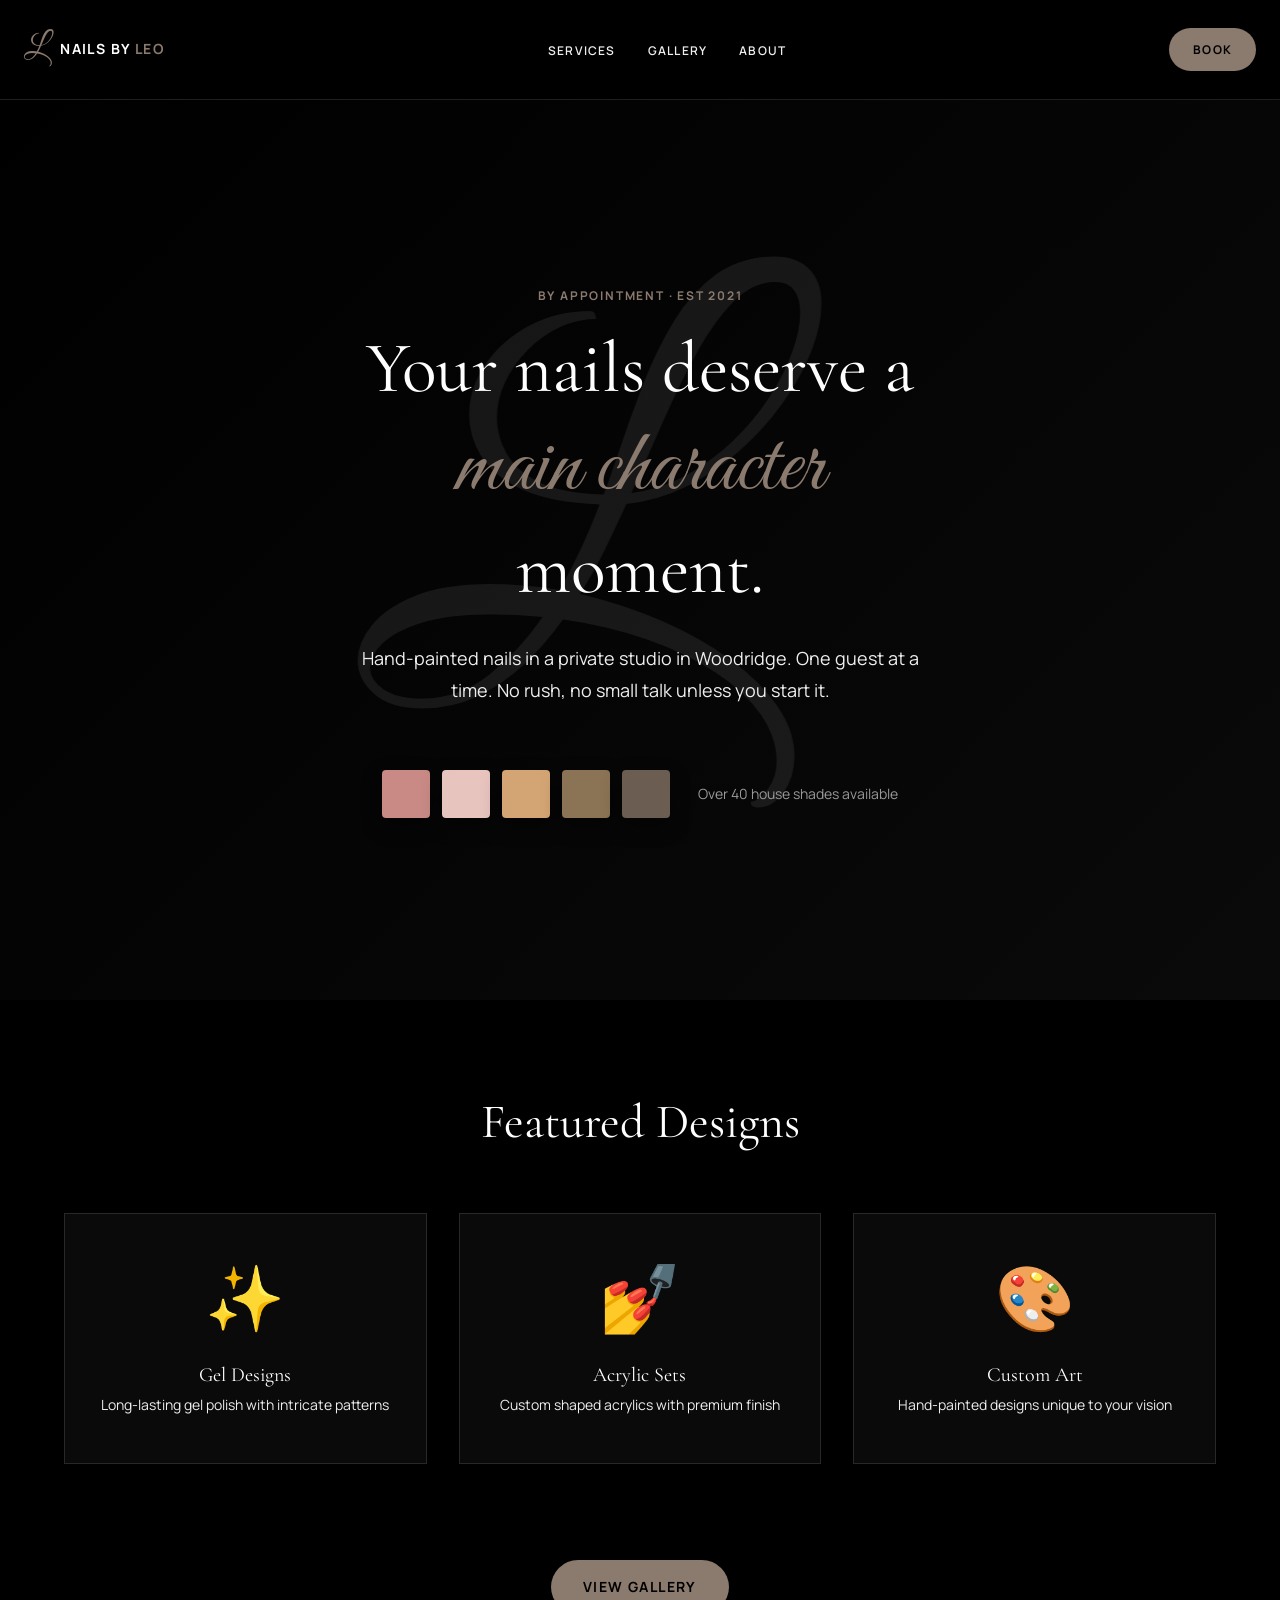
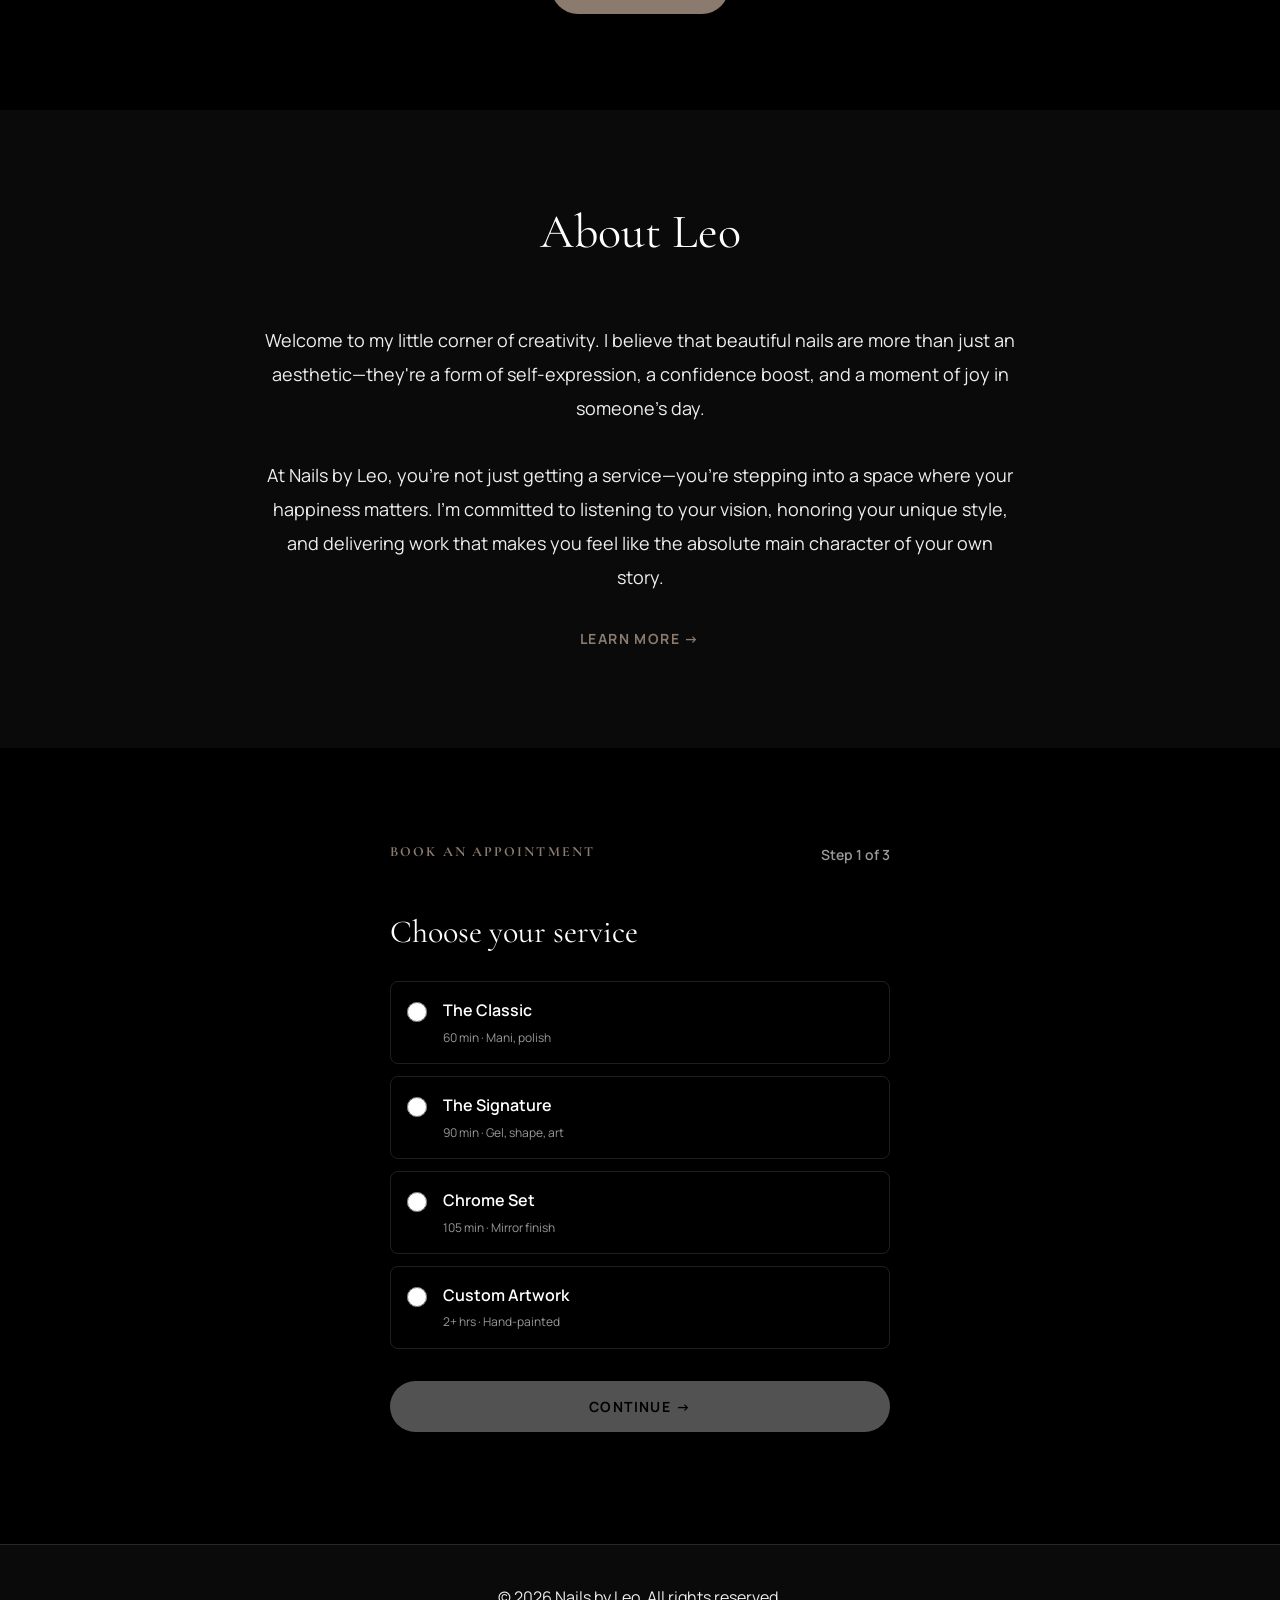
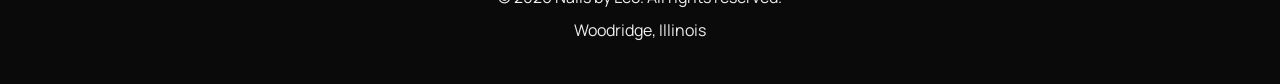
<file: index.html>
<!DOCTYPE html>
<html lang="en">
<head>
    <meta charset="UTF-8">
    <meta name="viewport" content="width=device-width, initial-scale=1.0">
    <title>Nails by Leo - Your nails deserve a main character moment</title>
    <link rel="stylesheet" href="styles.css">
</head>
<body>
    <!-- Navigation -->
    <nav class="navbar">
        <div class="nav-container">
            <div class="logo">
                <a href="index.html">
                    <span class="logo-script">L</span>
                    <span class="logo-text">NAILS BY <span class="logo-accent">LEO</span></span>
                </a>
            </div>
            <ul class="nav-links">
                <li><a href="services.html">SERVICES</a></li>
                <li><a href="gallery.html">GALLERY</a></li>
                <li><a href="about.html">ABOUT</a></li>
            </ul>
            <a href="#booking" class="nav-book">BOOK</a>
        </div>
    </nav>

    <!-- Main Content -->
    <main class="main-content">
        <!-- Hero Section -->
        <section class="hero-section">
            <div class="hero-content">
                <div class="eyebrow">BY APPOINTMENT · EST 2021</div>

                <h1 class="hero-headline">
                    Your nails deserve a
                    <span class="script-accent">main character</span>
                    moment.
                </h1>

                <p class="hero-description">
                    Hand-painted nails in a private studio in Woodridge. One guest at a time. No rush, no small talk unless you start it.
                </p>

                <div class="color-swatches">
                    <div class="swatch" style="background: #C98A85;"></div>
                    <div class="swatch" style="background: #E8C4BF;"></div>
                    <div class="swatch" style="background: #D4A574;"></div>
                    <div class="swatch" style="background: #8B7355;"></div>
                    <div class="swatch" style="background: #6B5D52;"></div>
                    <span class="swatch-label">Over 40 house shades available</span>
                </div>
            </div>

            <!-- Decorative L -->
            <div class="decorative-l">L</div>
        </section>

        <!-- Featured Work Section -->
        <section style="background: var(--black); padding: var(--space-9) var(--space-5);">
            <div class="container">
                <h2 style="text-align: center; margin-bottom: var(--space-8); font-size: 48px;">Featured Designs</h2>

                <div class="gallery-grid" style="display: grid; grid-template-columns: repeat(auto-fit, minmax(280px, 1fr)); gap: var(--space-6); margin-bottom: var(--space-9);">
                    <div class="gallery-item" style="border: 1px solid rgba(255,255,255,0.12); border-radius: var(--radius-lg); padding: var(--space-6); text-align: center; background: var(--black-90); cursor: pointer; transition: all 0.3s ease;">
                        <div style="font-size: 64px; margin-bottom: var(--space-4);">✨</div>
                        <h3 style="color: var(--white); margin-bottom: var(--space-2); font-size: 20px;">Gel Designs</h3>
                        <p style="color: var(--gray-100); font-size: 14px;">Long-lasting gel polish with intricate patterns</p>
                    </div>

                    <div class="gallery-item" style="border: 1px solid rgba(255,255,255,0.12); border-radius: var(--radius-lg); padding: var(--space-6); text-align: center; background: var(--black-90); cursor: pointer; transition: all 0.3s ease;">
                        <div style="font-size: 64px; margin-bottom: var(--space-4);">💅</div>
                        <h3 style="color: var(--white); margin-bottom: var(--space-2); font-size: 20px;">Acrylic Sets</h3>
                        <p style="color: var(--gray-100); font-size: 14px;">Custom shaped acrylics with premium finish</p>
                    </div>

                    <div class="gallery-item" style="border: 1px solid rgba(255,255,255,0.12); border-radius: var(--radius-lg); padding: var(--space-6); text-align: center; background: var(--black-90); cursor: pointer; transition: all 0.3s ease;">
                        <div style="font-size: 64px; margin-bottom: var(--space-4);">🎨</div>
                        <h3 style="color: var(--white); margin-bottom: var(--space-2); font-size: 20px;">Custom Art</h3>
                        <p style="color: var(--gray-100); font-size: 14px;">Hand-painted designs unique to your vision</p>
                    </div>
                </div>

                <div style="text-align: center;">
                    <a href="gallery.html" style="display: inline-block; background: var(--accent); color: var(--black); padding: var(--space-4) var(--space-6); border-radius: 999px; font-weight: 700; font-size: var(--fs-small); letter-spacing: 0.1em; text-transform: uppercase; transition: all 0.2s ease;">View Gallery</a>
                </div>
            </div>
        </section>

        <!-- About Section -->
        <section style="background: var(--black-90); padding: var(--space-9) var(--space-5);">
            <div class="container" style="max-width: 800px;">
                <h2 style="text-align: center; margin-bottom: var(--space-8); font-size: 48px;">About Leo</h2>

                <p style="color: var(--gray-100); line-height: 1.9; text-align: center; margin-bottom: var(--space-6); font-size: 18px;">
                    Welcome to my little corner of creativity. I believe that beautiful nails are more than just an aesthetic—they're a form of self-expression, a confidence boost, and a moment of joy in someone's day.
                </p>

                <p style="color: var(--gray-100); line-height: 1.9; text-align: center; margin-bottom: var(--space-6); font-size: 18px;">
                    At Nails by Leo, you're not just getting a service—you're stepping into a space where your happiness matters. I'm committed to listening to your vision, honoring your unique style, and delivering work that makes you feel like the absolute main character of your own story.
                </p>

                <div style="text-align: center;">
                    <a href="about.html" style="display: inline-block; color: var(--accent); font-weight: 700; letter-spacing: 0.1em; text-transform: uppercase; font-size: var(--fs-small);">Learn More →</a>
                </div>
            </div>
        </section>

        <!-- Booking Section -->
        <section class="booking-section" id="booking">
            <div class="booking-panel">
                <!-- Header -->
                <div class="booking-header">
                    <h2>BOOK AN APPOINTMENT</h2>
                    <span class="step-indicator" id="stepIndicator">Step 1 of 3</span>
                </div>

                <!-- Step 1: Service Selection -->
                <div class="booking-step" id="step1" data-step="1">
                    <h3>Choose your service</h3>

                    <div class="service-list">
                        <label class="service-option">
                            <input type="radio" name="service" value="classic" data-price="65" data-duration="60">
                            <div class="service-details">
                                <span class="service-name">The Classic</span>
                                <span class="service-meta">60 min · Mani, polish</span>
                            </div>
                        </label>

                        <label class="service-option">
                            <input type="radio" name="service" value="signature" data-price="95" data-duration="90">
                            <div class="service-details">
                                <span class="service-name">The Signature</span>
                                <span class="service-meta">90 min · Gel, shape, art</span>
                            </div>
                        </label>

                        <label class="service-option">
                            <input type="radio" name="service" value="chrome" data-price="120" data-duration="105">
                            <div class="service-details">
                                <span class="service-name">Chrome Set</span>
                                <span class="service-meta">105 min · Mirror finish</span>
                            </div>
                        </label>

                        <label class="service-option">
                            <input type="radio" name="service" value="custom" data-price="160" data-duration="120">
                            <div class="service-details">
                                <span class="service-name">Custom Artwork</span>
                                <span class="service-meta">2+ hrs · Hand-painted</span>
                            </div>
                        </label>
                    </div>

                    <button class="btn-next" id="nextStep1" disabled>Continue →</button>
                </div>

                <!-- Step 2: Date & Time Selection -->
                <div class="booking-step hidden" id="step2" data-step="2">
                    <h3>Select your time</h3>

                    <div class="next-opening">
                        <span class="label">NEXT OPENING</span>
                        <div class="opening-date">
                            <span id="openingDate">Thu, Apr 30 · 1:00pm</span>
                            <span class="badge-available">AVAILABLE</span>
                        </div>
                    </div>

                    <div class="time-slots">
                        <button class="time-slot" data-time="10:00">10:00</button>
                        <button class="time-slot" data-time="11:30">11:30</button>
                        <button class="time-slot active" data-time="13:00">1:00</button>
                        <button class="time-slot" data-time="14:30">2:30</button>
                        <button class="time-slot" data-time="16:00">4:00</button>
                        <button class="time-slot" data-time="17:30">5:30</button>
                    </div>

                    <div class="button-group">
                        <button class="btn-back" id="backStep2">← Back</button>
                        <button class="btn-next" id="nextStep2">Continue →</button>
                    </div>
                </div>

                <!-- Step 3: Confirmation -->
                <div class="booking-step hidden" id="step3" data-step="3">
                    <h3>Confirm your booking</h3>

                    <div class="booking-summary">
                        <div class="summary-item">
                            <span class="label">Service</span>
                            <span class="value" id="summaryService">-</span>
                        </div>
                        <div class="summary-item">
                            <span class="label">Date & Time</span>
                            <span class="value" id="summaryDateTime">-</span>
                        </div>
                    </div>

                    <button class="btn-reserve">RESERVE THIS SEAT →</button>
                    <p class="deposit-note">Deposit applied to your service</p>

                    <div class="button-group">
                        <button class="btn-back" id="backStep3">← Back</button>
                    </div>
                </div>
            </div>
        </section>
    </main>

    <!-- Footer -->
    <footer class="footer">
        <div class="container">
            <p>&copy; 2026 Nails by Leo. All rights reserved.</p>
            <p>Woodridge, Illinois</p>
        </div>
    </footer>

    <script>
        // Booking System
        let currentStep = 1;
        let selectedService = null;
        let selectedTime = null;

        // Step 1: Service Selection
        document.querySelectorAll('input[name="service"]').forEach(radio => {
            radio.addEventListener('change', (e) => {
                selectedService = {
                    value: e.target.value,
                    price: e.target.dataset.price,
                    duration: e.target.dataset.duration,
                    name: e.target.closest('.service-option').querySelector('.service-name').textContent
                };
                document.getElementById('nextStep1').disabled = false;
            });
        });

        document.getElementById('nextStep1').addEventListener('click', () => {
            goToStep(2);
        });

        // Step 2: Time Selection
        document.querySelectorAll('.time-slot').forEach(slot => {
            slot.addEventListener('click', (e) => {
                document.querySelectorAll('.time-slot').forEach(s => s.classList.remove('active'));
                e.target.classList.add('active');
                selectedTime = e.target.dataset.time;
            });
        });

        document.getElementById('nextStep2').addEventListener('click', () => {
            if (selectedTime) {
                updateSummary();
                goToStep(3);
            }
        });

        document.getElementById('backStep2').addEventListener('click', () => {
            goToStep(1);
        });

        document.getElementById('backStep3').addEventListener('click', () => {
            goToStep(2);
        });

        // Step 3: Confirmation
        document.querySelector('.btn-reserve').addEventListener('click', () => {
            alert('Thank you for booking with Nails by Leo! We look forward to seeing you.');
        });

        // Navigation Functions
        function goToStep(step) {
            document.querySelectorAll('.booking-step').forEach(s => s.classList.add('hidden'));
            document.getElementById(`step${step}`).classList.remove('hidden');
            document.getElementById('stepIndicator').textContent = `Step ${step} of 3`;
            currentStep = step;
            window.scrollTo(0, document.querySelector('.booking-panel').offsetTop - 100);
        }

        function updateSummary() {
            document.getElementById('summaryService').textContent = selectedService.name;
            document.getElementById('summaryDateTime').textContent = `Thu, Apr 30 · ${selectedTime}`;
        }
    </script>
</body>
</html>
</file>
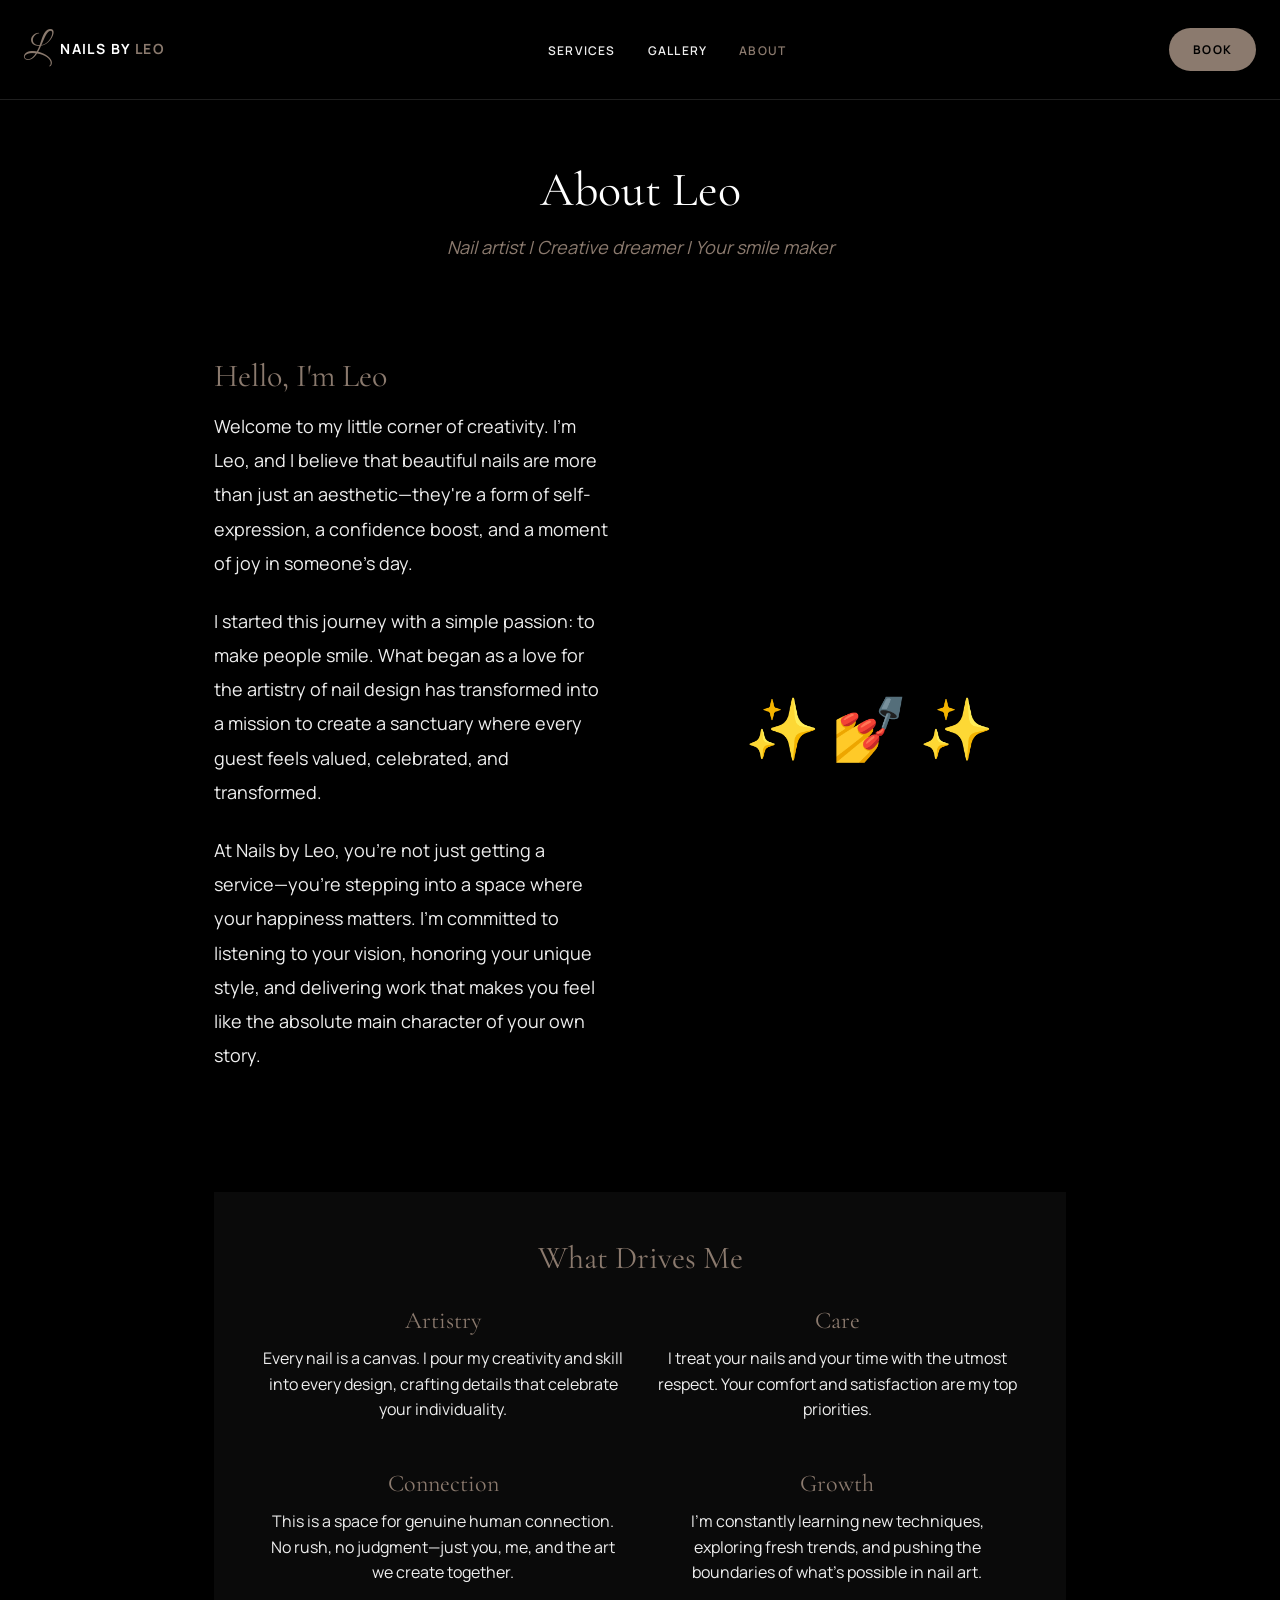
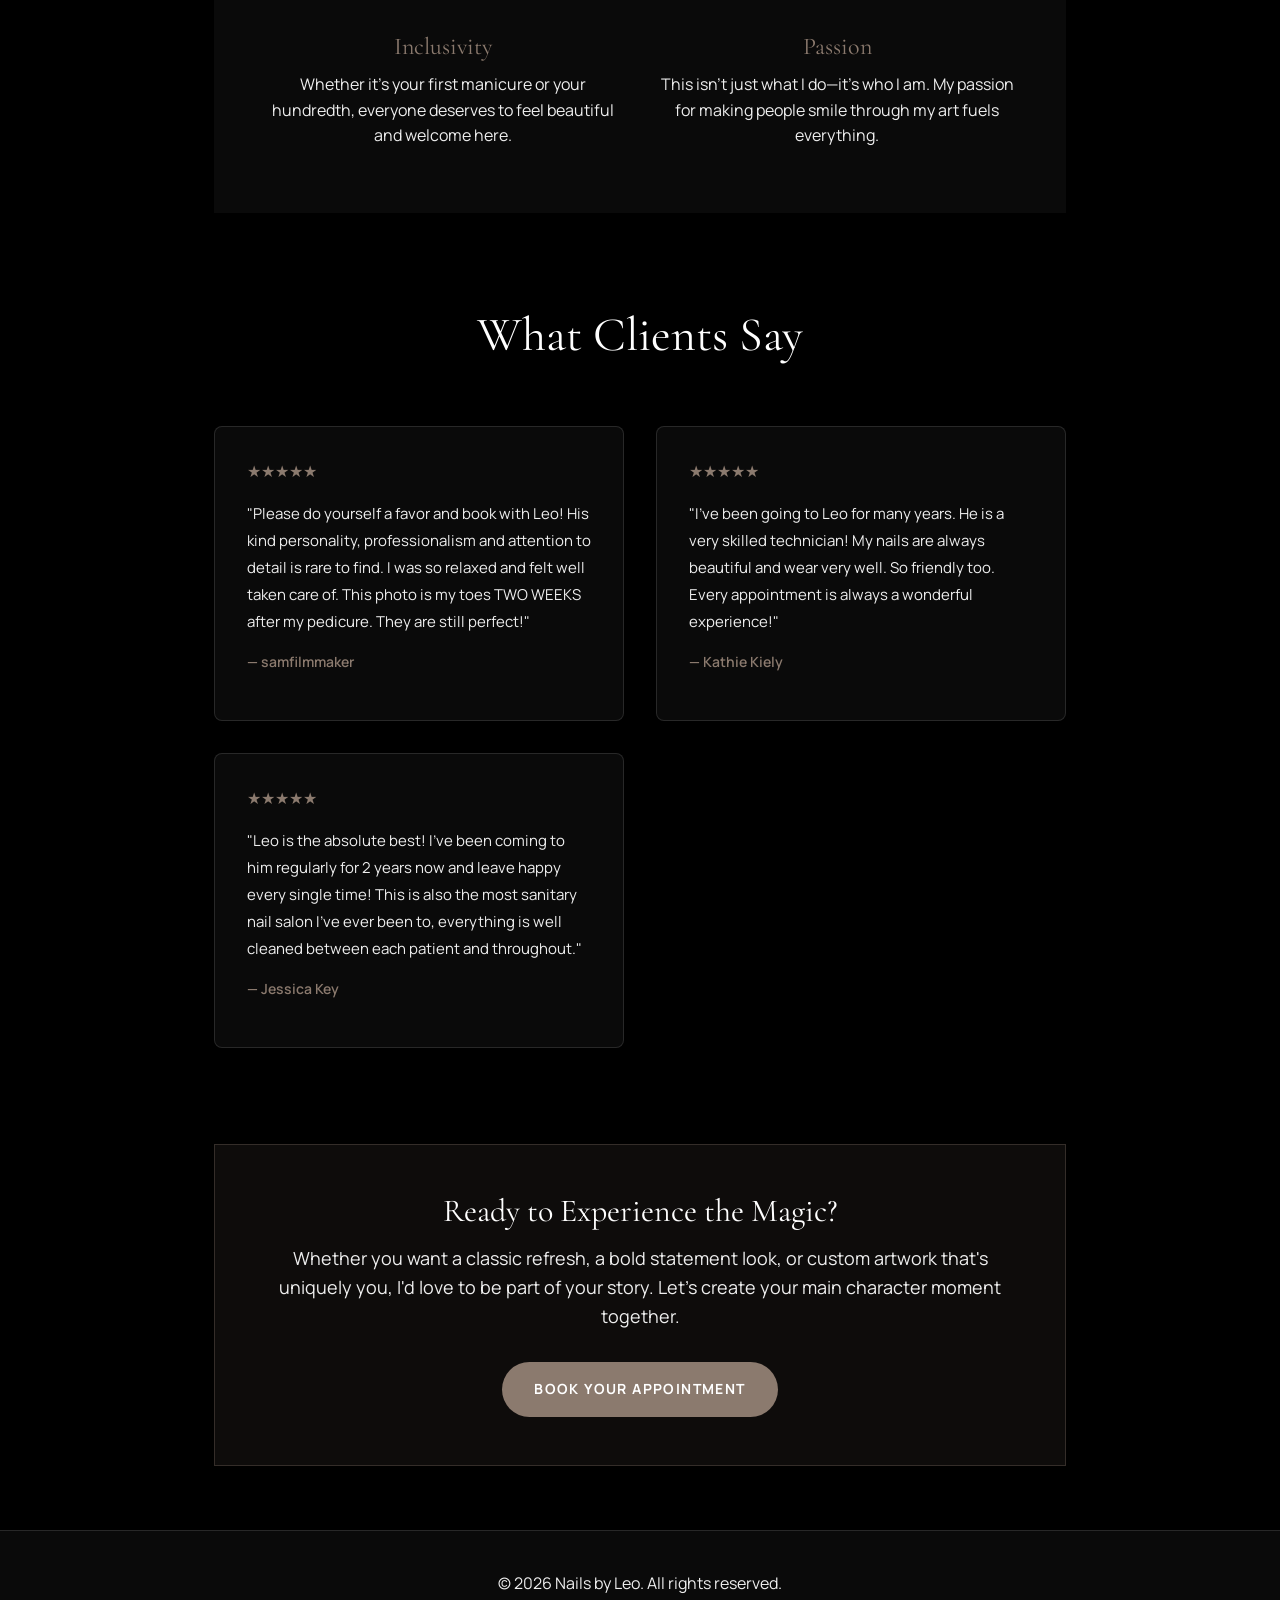
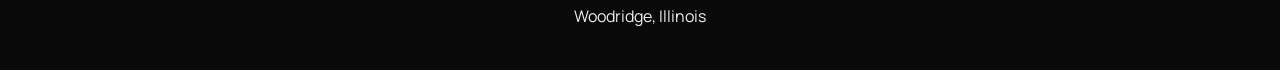
<file: about.html>
<!DOCTYPE html>
<html lang="en">
<head>
    <meta charset="UTF-8">
    <meta name="viewport" content="width=device-width, initial-scale=1.0">
    <title>About Leo - Nails by Leo</title>
    <link rel="stylesheet" href="styles.css">
    <style>
        .about-page {
            max-width: 900px;
            margin: 0 auto;
            padding: var(--space-8) var(--space-5);
        }

        .about-header {
            text-align: center;
            margin-bottom: var(--space-9);
        }

        .about-header h1 {
            font-size: var(--fs-h1);
            margin-bottom: var(--space-4);
        }

        .about-tagline {
            font-size: var(--fs-lead);
            color: var(--fg-3);
            font-style: italic;
        }

        .about-content {
            display: grid;
            grid-template-columns: 1fr 1fr;
            gap: var(--space-8);
            margin-bottom: var(--space-9);
            align-items: center;
        }

        .about-text {
            line-height: 1.9;
        }

        .about-text h2 {
            color: var(--accent);
            margin-bottom: var(--space-4);
            font-size: var(--fs-h2);
        }

        .about-text p {
            color: var(--fg-2);
            margin-bottom: var(--space-5);
            font-size: var(--fs-lead);
        }

        .about-image {
            background: var(--cream-200);
            border-radius: var(--radius-lg);
            padding: var(--space-7);
            text-align: center;
            color: var(--fg-3);
            min-height: 400px;
            display: flex;
            align-items: center;
            justify-content: center;
            font-size: 60px;
        }

        .values-section {
            background: var(--bg-surface);
            padding: var(--space-7);
            border-radius: var(--radius-lg);
            margin-bottom: var(--space-9);
        }

        .values-section h2 {
            color: var(--accent);
            margin-bottom: var(--space-6);
            text-align: center;
            font-size: var(--fs-h2);
        }

        .values-grid {
            display: grid;
            grid-template-columns: repeat(auto-fit, minmax(250px, 1fr));
            gap: var(--space-6);
        }

        .value-item {
            text-align: center;
        }

        .value-item h3 {
            color: var(--accent);
            margin-bottom: var(--space-3);
            font-size: var(--fs-h3);
        }

        .value-item p {
            color: var(--fg-2);
            font-size: var(--fs-body);
        }

        .cta-section {
            text-align: center;
            padding: var(--space-7);
            background: var(--cream-100);
            border-radius: var(--radius-lg);
        }

        .cta-section h2 {
            color: var(--fg-1);
            margin-bottom: var(--space-4);
            font-size: var(--fs-h2);
        }

        .cta-section p {
            color: var(--fg-2);
            margin-bottom: var(--space-6);
            font-size: var(--fs-lead);
        }

        .cta-button {
            display: inline-block;
            background: var(--accent);
            color: var(--white);
            padding: var(--space-4) var(--space-6);
            border-radius: 999px;
            font-weight: 700;
            font-size: var(--fs-small);
            letter-spacing: 0.1em;
            text-transform: uppercase;
            text-decoration: none;
            transition: all 0.2s ease;
        }

        .cta-button:hover {
            background: var(--accent-hover);
            box-shadow: var(--shadow-md);
        }

        @media (max-width: 768px) {
            .about-content {
                grid-template-columns: 1fr;
            }

            .about-header h1 {
                font-size: var(--fs-h2);
            }

            .values-grid {
                grid-template-columns: 1fr;
            }
        }
    </style>
</head>
<body>
    <!-- Navigation -->
    <nav class="navbar">
        <div class="nav-container">
            <div class="logo">
                <a href="index.html">
                    <span class="logo-script">L</span>
                    <span class="logo-text">NAILS BY <span class="logo-accent">LEO</span></span>
                </a>
            </div>
            <ul class="nav-links">
                <li><a href="services.html">SERVICES</a></li>
                <li><a href="gallery.html">GALLERY</a></li>
                <li><a href="about.html" style="color: var(--accent);">ABOUT</a></li>
            </ul>
            <a href="index.html#booking" class="nav-book">BOOK</a>
        </div>
    </nav>

    <!-- Main Content -->
    <div class="about-page">
        <div class="about-header">
            <h1 style="color: var(--white);">About Leo</h1>
            <p class="about-tagline" style="color: var(--accent);">Nail artist | Creative dreamer | Your smile maker</p>
        </div>

        <div class="about-content">
            <div class="about-text">
                <h2>Hello, I'm Leo</h2>
                <p>
                    Welcome to my little corner of creativity. I'm Leo, and I believe that beautiful nails are more than just an aesthetic—they're a form of self-expression, a confidence boost, and a moment of joy in someone's day.
                </p>
                <p>
                    I started this journey with a simple passion: to make people smile. What began as a love for the artistry of nail design has transformed into a mission to create a sanctuary where every guest feels valued, celebrated, and transformed.
                </p>
                <p>
                    At Nails by Leo, you're not just getting a service—you're stepping into a space where your happiness matters. I'm committed to listening to your vision, honoring your unique style, and delivering work that makes you feel like the absolute main character of your own story.
                </p>
            </div>
            <div class="about-image">
                ✨ 💅 ✨
            </div>
        </div>

        <div class="values-section">
            <h2>What Drives Me</h2>
            <div class="values-grid">
                <div class="value-item">
                    <h3>Artistry</h3>
                    <p>Every nail is a canvas. I pour my creativity and skill into every design, crafting details that celebrate your individuality.</p>
                </div>
                <div class="value-item">
                    <h3>Care</h3>
                    <p>I treat your nails and your time with the utmost respect. Your comfort and satisfaction are my top priorities.</p>
                </div>
                <div class="value-item">
                    <h3>Connection</h3>
                    <p>This is a space for genuine human connection. No rush, no judgment—just you, me, and the art we create together.</p>
                </div>
                <div class="value-item">
                    <h3>Growth</h3>
                    <p>I'm constantly learning new techniques, exploring fresh trends, and pushing the boundaries of what's possible in nail art.</p>
                </div>
                <div class="value-item">
                    <h3>Inclusivity</h3>
                    <p>Whether it's your first manicure or your hundredth, everyone deserves to feel beautiful and welcome here.</p>
                </div>
                <div class="value-item">
                    <h3>Passion</h3>
                    <p>This isn't just what I do—it's who I am. My passion for making people smile through my art fuels everything.</p>
                </div>
            </div>
        </div>

        <div style="margin-bottom: var(--space-9);">
            <h2 style="text-align: center; margin-bottom: var(--space-8); font-size: 48px; color: var(--white);">What Clients Say</h2>

            <div style="display: grid; grid-template-columns: repeat(auto-fit, minmax(320px, 1fr)); gap: var(--space-6);">
                <!-- Review 1 -->
                <div style="background: var(--black-90); border: 1px solid rgba(255,255,255,0.12); border-radius: 8px; padding: var(--space-6);">
                    <div style="display: flex; gap: var(--space-2); margin-bottom: var(--space-4);">
                        <span style="color: var(--accent);">★★★★★</span>
                    </div>
                    <p style="color: var(--gray-100); margin-bottom: var(--space-4); line-height: 1.8; font-size: 15px;">
                        "Please do yourself a favor and book with Leo! His kind personality, professionalism and attention to detail is rare to find. I was so relaxed and felt well taken care of. This photo is my toes TWO WEEKS after my pedicure. They are still perfect!"
                    </p>
                    <p style="color: var(--accent); font-weight: 600; font-size: 14px;">— samfilmmaker</p>
                </div>

                <!-- Review 2 -->
                <div style="background: var(--black-90); border: 1px solid rgba(255,255,255,0.12); border-radius: 8px; padding: var(--space-6);">
                    <div style="display: flex; gap: var(--space-2); margin-bottom: var(--space-4);">
                        <span style="color: var(--accent);">★★★★★</span>
                    </div>
                    <p style="color: var(--gray-100); margin-bottom: var(--space-4); line-height: 1.8; font-size: 15px;">
                        "I've been going to Leo for many years. He is a very skilled technician! My nails are always beautiful and wear very well. So friendly too. Every appointment is always a wonderful experience!"
                    </p>
                    <p style="color: var(--accent); font-weight: 600; font-size: 14px;">— Kathie Kiely</p>
                </div>

                <!-- Review 3 -->
                <div style="background: var(--black-90); border: 1px solid rgba(255,255,255,0.12); border-radius: 8px; padding: var(--space-6);">
                    <div style="display: flex; gap: var(--space-2); margin-bottom: var(--space-4);">
                        <span style="color: var(--accent);">★★★★★</span>
                    </div>
                    <p style="color: var(--gray-100); margin-bottom: var(--space-4); line-height: 1.8; font-size: 15px;">
                        "Leo is the absolute best! I've been coming to him regularly for 2 years now and leave happy every single time! This is also the most sanitary nail salon I've ever been to, everything is well cleaned between each patient and throughout."
                    </p>
                    <p style="color: var(--accent); font-weight: 600; font-size: 14px;">— Jessica Key</p>
                </div>
            </div>
        </div>

        <div class="cta-section" style="background: rgba(139, 122, 110, 0.1); border: 1px solid rgba(139, 122, 110, 0.3);">
            <h2 style="color: var(--white);">Ready to Experience the Magic?</h2>
            <p>
                Whether you want a classic refresh, a bold statement look, or custom artwork that's uniquely you, I'd love to be part of your story. Let's create your main character moment together.
            </p>
            <a href="index.html#booking" class="cta-button">Book Your Appointment</a>
        </div>
    </div>

    <!-- Footer -->
    <footer class="footer">
        <div class="container">
            <p>&copy; 2026 Nails by Leo. All rights reserved.</p>
            <p>Woodridge, Illinois</p>
        </div>
    </footer>
</body>
</html>
</file>
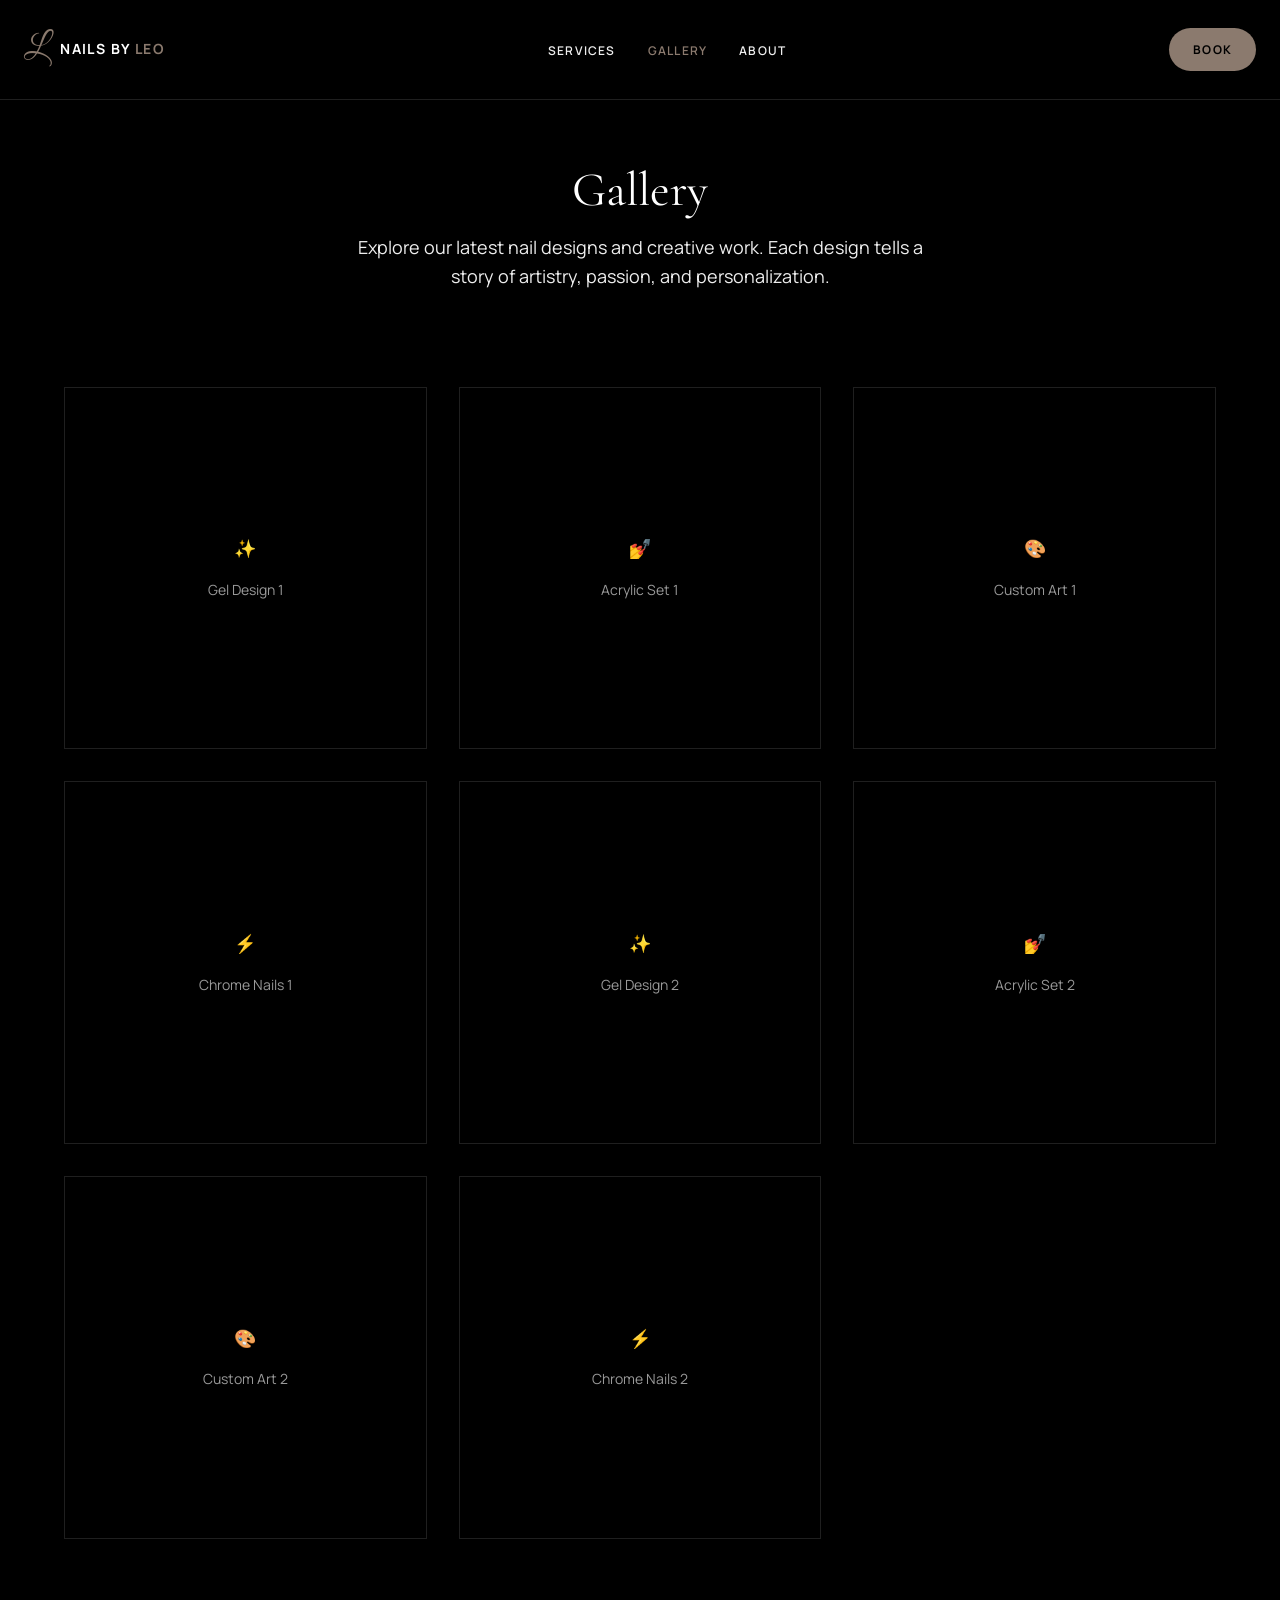
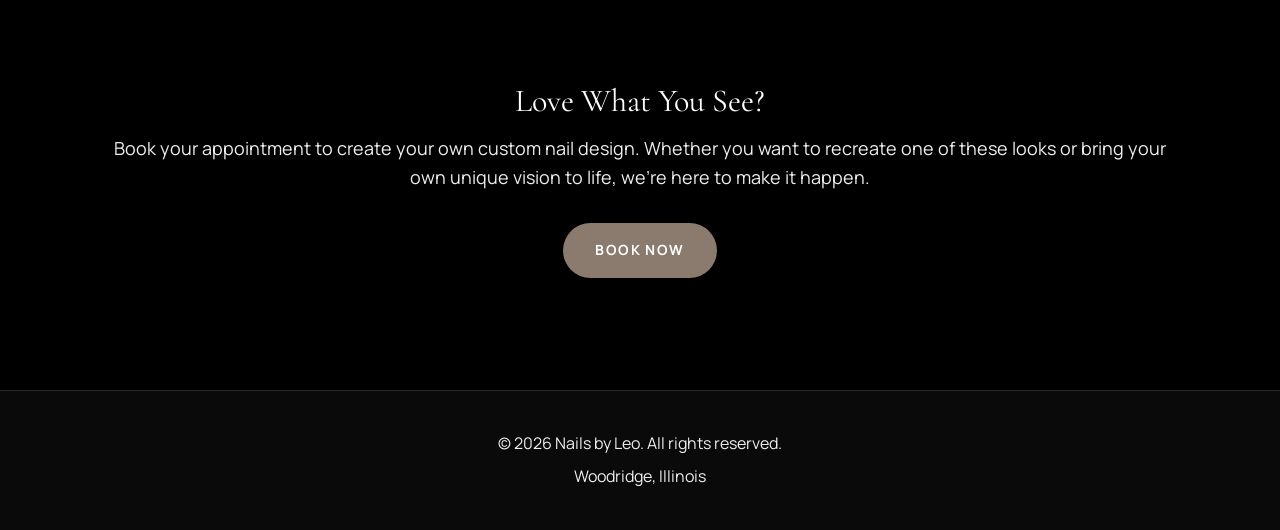
<file: gallery.html>
<!DOCTYPE html>
<html lang="en">
<head>
    <meta charset="UTF-8">
    <meta name="viewport" content="width=device-width, initial-scale=1.0">
    <title>Gallery - Nails by Leo</title>
    <link rel="stylesheet" href="styles.css">
    <style>
        .gallery-page {
            max-width: 1200px;
            margin: 0 auto;
            padding: var(--space-8) var(--space-5);
        }

        .gallery-header {
            text-align: center;
            margin-bottom: var(--space-9);
        }

        .gallery-header h1 {
            font-size: var(--fs-h1);
            margin-bottom: var(--space-4);
        }

        .gallery-header p {
            font-size: var(--fs-lead);
            color: var(--fg-2);
            max-width: 600px;
            margin: 0 auto;
        }

        .gallery-grid {
            display: grid;
            grid-template-columns: repeat(auto-fit, minmax(280px, 1fr));
            gap: var(--space-6);
            margin-bottom: var(--space-9);
        }

        .gallery-item {
            position: relative;
            aspect-ratio: 1;
            border-radius: var(--radius-lg);
            overflow: hidden;
            background: var(--cream-200);
            cursor: pointer;
            transition: transform 0.3s ease;
            display: flex;
            align-items: center;
            justify-content: center;
        }

        .gallery-item:hover {
            transform: scale(1.02);
        }

        .gallery-item img {
            width: 100%;
            height: 100%;
            object-fit: cover;
        }

        .gallery-placeholder {
            width: 100%;
            height: 100%;
            display: flex;
            align-items: center;
            justify-content: center;
            flex-direction: column;
            gap: var(--space-4);
            background: linear-gradient(135deg, var(--cream-200), var(--gold-100));
            color: var(--fg-3);
            font-size: 48px;
        }

        .gallery-placeholder span {
            font-size: 18px;
            text-align: center;
        }

        .filter-section {
            text-align: center;
            margin-bottom: var(--space-7);
        }

        .filter-buttons {
            display: flex;
            justify-content: center;
            gap: var(--space-4);
            flex-wrap: wrap;
        }

        .filter-btn {
            padding: var(--space-3) var(--space-5);
            border: 1px solid var(--border-2);
            background: var(--white);
            border-radius: 999px;
            cursor: pointer;
            font-weight: 600;
            font-size: var(--fs-small);
            letter-spacing: 0.05em;
            transition: all 0.2s ease;
            color: var(--fg-2);
        }

        .filter-btn:hover,
        .filter-btn.active {
            background: var(--accent);
            color: var(--white);
            border-color: var(--accent);
        }

        .cta-section {
            text-align: center;
            padding: var(--space-7);
            background: var(--cream-100);
            border-radius: var(--radius-lg);
        }

        .cta-section h2 {
            color: var(--fg-1);
            margin-bottom: var(--space-4);
            font-size: var(--fs-h2);
        }

        .cta-section p {
            color: var(--fg-2);
            margin-bottom: var(--space-6);
            font-size: var(--fs-lead);
        }

        .cta-button {
            display: inline-block;
            background: var(--accent);
            color: var(--white);
            padding: var(--space-4) var(--space-6);
            border-radius: 999px;
            font-weight: 700;
            font-size: var(--fs-small);
            letter-spacing: 0.1em;
            text-transform: uppercase;
            text-decoration: none;
            transition: all 0.2s ease;
        }

        .cta-button:hover {
            background: var(--accent-hover);
            box-shadow: var(--shadow-md);
        }

        @media (max-width: 768px) {
            .gallery-grid {
                grid-template-columns: repeat(auto-fit, minmax(200px, 1fr));
            }

            .filter-buttons {
                gap: var(--space-2);
            }
        }
    </style>
</head>
<body>
    <!-- Navigation -->
    <nav class="navbar">
        <div class="nav-container">
            <div class="logo">
                <a href="index.html">
                    <span class="logo-script">L</span>
                    <span class="logo-text">NAILS BY <span class="logo-accent">LEO</span></span>
                </a>
            </div>
            <ul class="nav-links">
                <li><a href="services.html">SERVICES</a></li>
                <li><a href="gallery.html" style="color: var(--accent);">GALLERY</a></li>
                <li><a href="about.html">ABOUT</a></li>
            </ul>
            <a href="index.html#booking" class="nav-book">BOOK</a>
        </div>
    </nav>

    <!-- Main Content -->
    <div class="gallery-page">
        <div class="gallery-header">
            <h1 style="color: var(--white);">Gallery</h1>
            <p style="color: var(--gray-100);">Explore our latest nail designs and creative work. Each design tells a story of artistry, passion, and personalization.</p>
        </div>

        <div class="gallery-grid">
            <!-- Gallery items - Placeholder for user to add images -->
            <div class="gallery-item" data-category="gel">
                <div class="gallery-placeholder">
                    <span>✨</span>
                    <span style="font-size: 14px;">Gel Design 1</span>
                </div>
            </div>

            <div class="gallery-item" data-category="acrylic">
                <div class="gallery-placeholder">
                    <span>💅</span>
                    <span style="font-size: 14px;">Acrylic Set 1</span>
                </div>
            </div>

            <div class="gallery-item" data-category="art">
                <div class="gallery-placeholder">
                    <span>🎨</span>
                    <span style="font-size: 14px;">Custom Art 1</span>
                </div>
            </div>

            <div class="gallery-item" data-category="chrome">
                <div class="gallery-placeholder">
                    <span>⚡</span>
                    <span style="font-size: 14px;">Chrome Nails 1</span>
                </div>
            </div>

            <div class="gallery-item" data-category="gel">
                <div class="gallery-placeholder">
                    <span>✨</span>
                    <span style="font-size: 14px;">Gel Design 2</span>
                </div>
            </div>

            <div class="gallery-item" data-category="acrylic">
                <div class="gallery-placeholder">
                    <span>💅</span>
                    <span style="font-size: 14px;">Acrylic Set 2</span>
                </div>
            </div>

            <div class="gallery-item" data-category="art">
                <div class="gallery-placeholder">
                    <span>🎨</span>
                    <span style="font-size: 14px;">Custom Art 2</span>
                </div>
            </div>

            <div class="gallery-item" data-category="chrome">
                <div class="gallery-placeholder">
                    <span>⚡</span>
                    <span style="font-size: 14px;">Chrome Nails 2</span>
                </div>
            </div>

        </div>

        <div class="cta-section">
            <h2>Love What You See?</h2>
            <p>
                Book your appointment to create your own custom nail design. Whether you want to recreate one of these looks or bring your own unique vision to life, we're here to make it happen.
            </p>
            <a href="index.html#booking" class="cta-button">Book Now</a>
        </div>
    </div>

    <!-- Footer -->
    <footer class="footer">
        <div class="container">
            <p>&copy; 2026 Nails by Leo. All rights reserved.</p>
            <p>Woodridge, Illinois</p>
        </div>
    </footer>

</body>
</html>
</file>
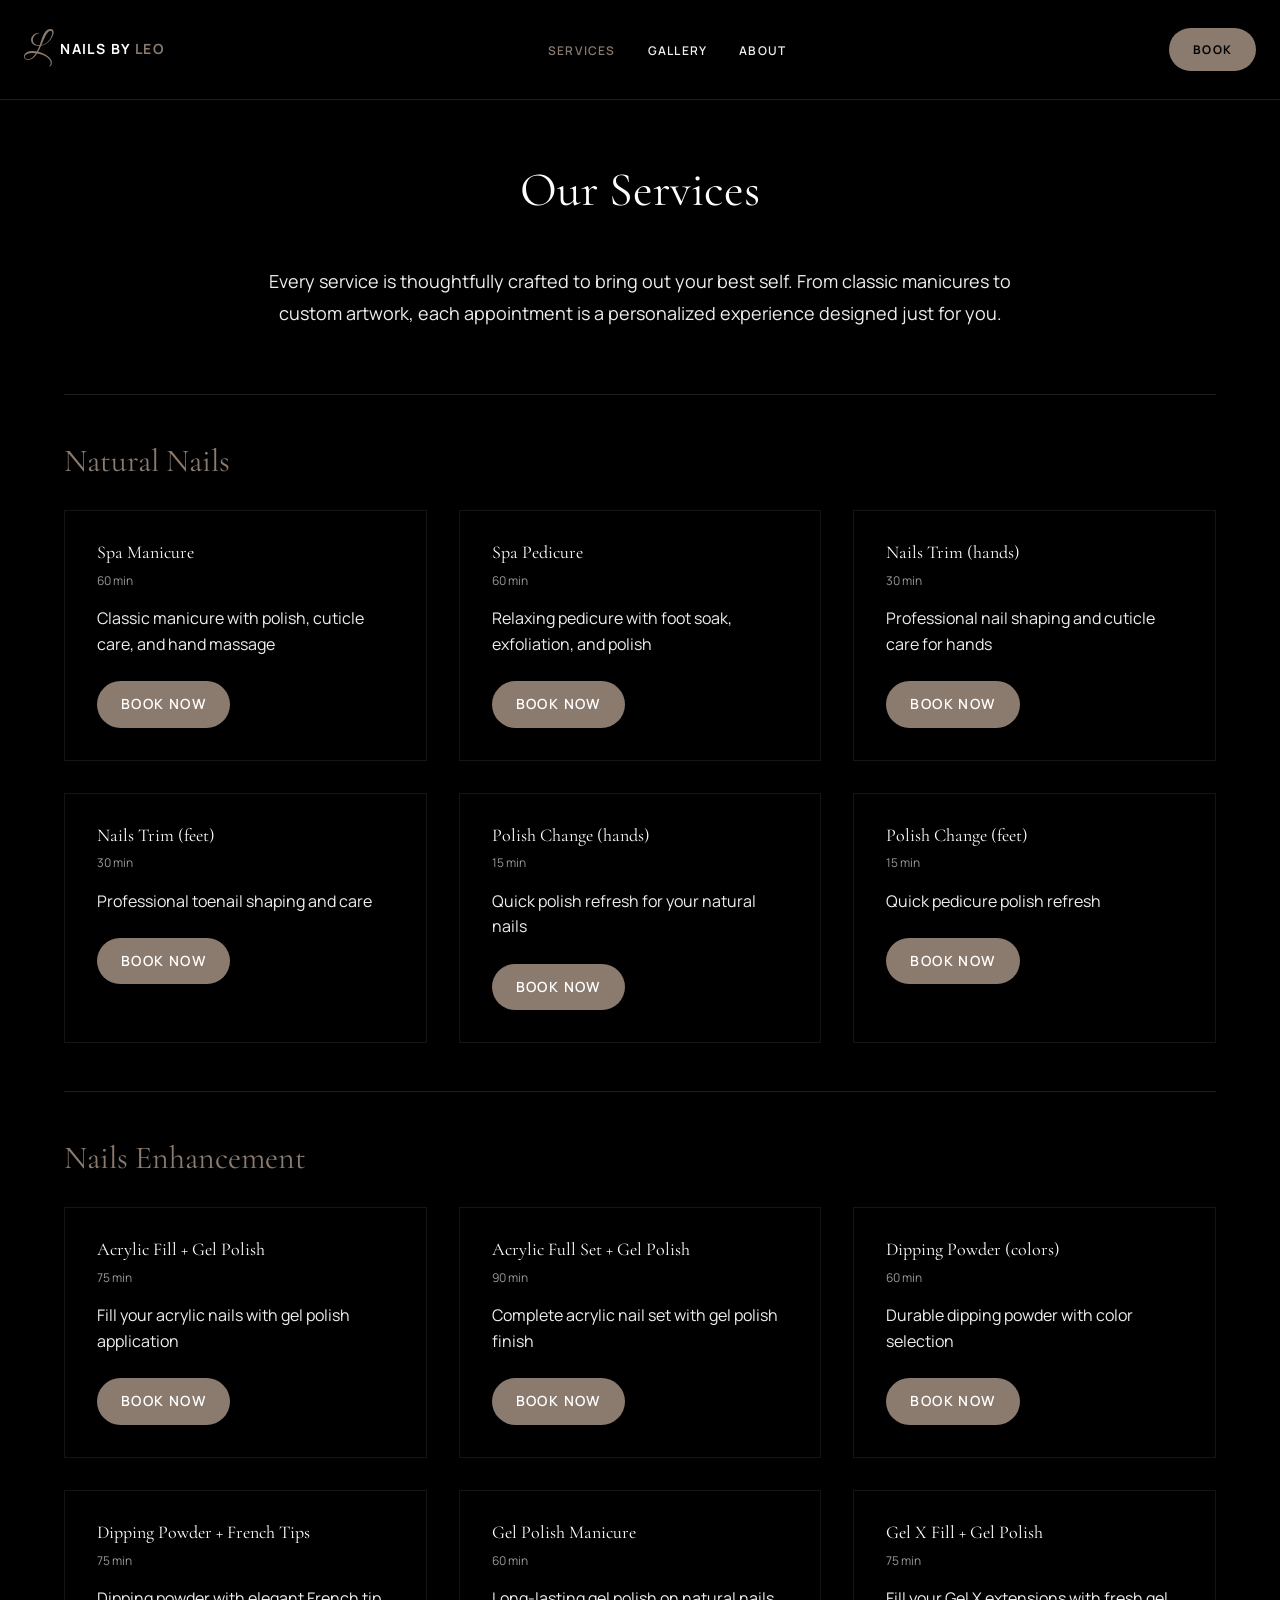
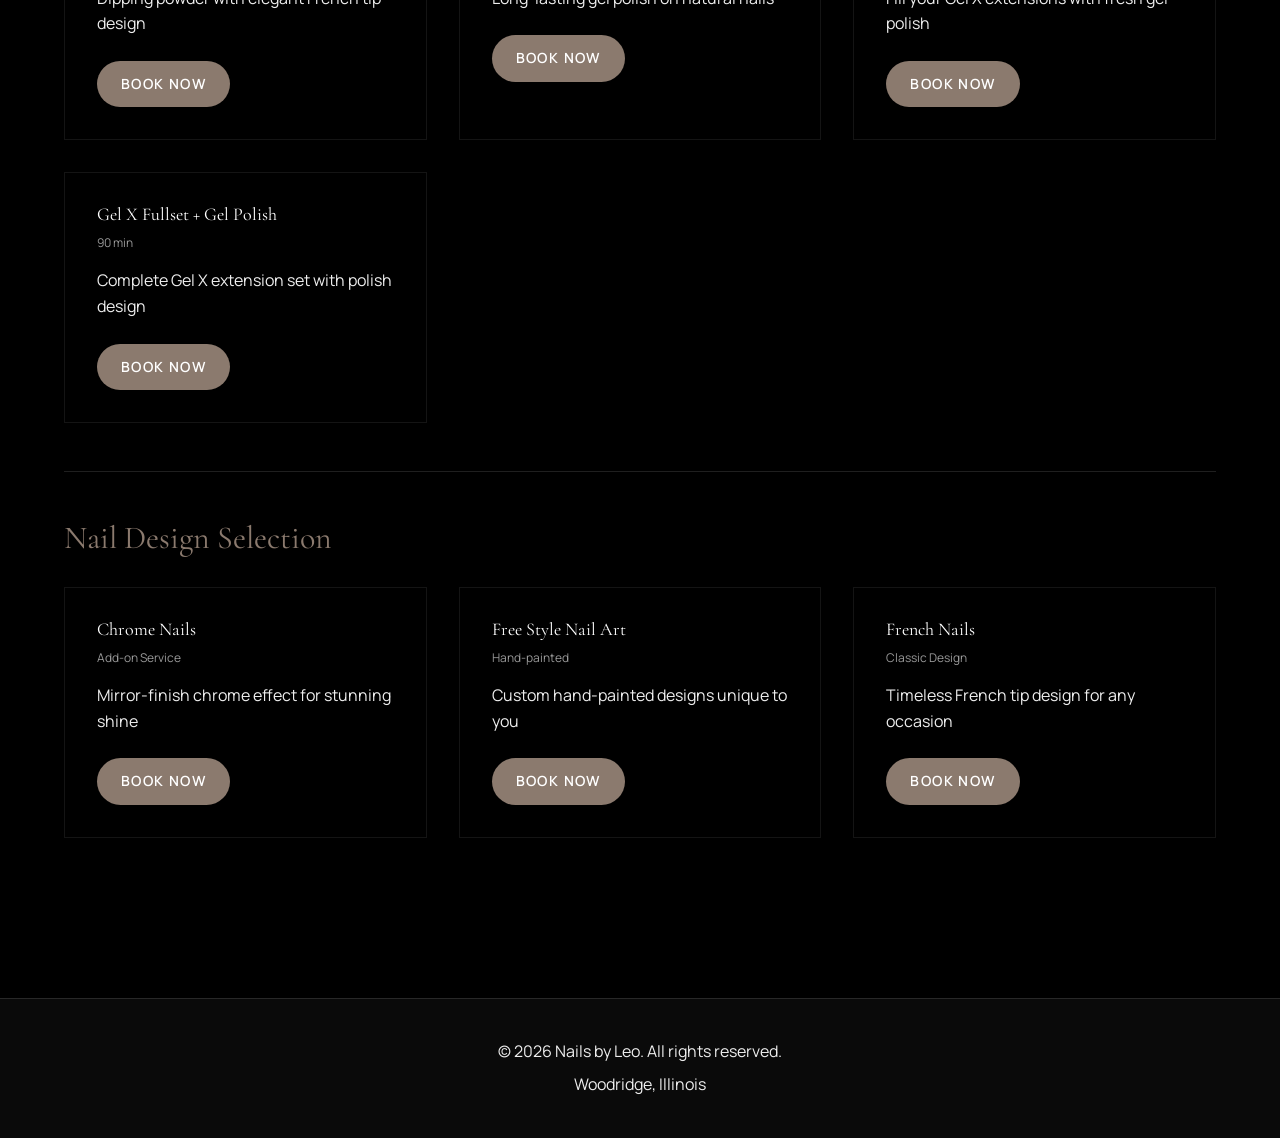
<file: services.html>
<!DOCTYPE html>
<html lang="en">
<head>
    <meta charset="UTF-8">
    <meta name="viewport" content="width=device-width, initial-scale=1.0">
    <title>Services - Nails by Leo</title>
    <link rel="stylesheet" href="styles.css">
    <style>
        .services-page {
            max-width: 1200px;
            margin: 0 auto;
            padding: var(--space-8) var(--space-5);
        }

        .services-page h1 {
            font-size: var(--fs-h1);
            margin-bottom: var(--space-7);
            text-align: center;
        }

        .services-container {
            display: grid;
            gap: var(--space-7);
            margin-bottom: var(--space-9);
        }

        .service-category {
            border-top: 1px solid var(--border-2);
            padding-top: var(--space-7);
        }

        .service-category h2 {
            color: var(--accent);
            margin-bottom: var(--space-6);
            font-size: var(--fs-h2);
        }

        .service-grid {
            display: grid;
            grid-template-columns: repeat(auto-fit, minmax(300px, 1fr));
            gap: var(--space-6);
        }

        .service-item {
            background: var(--bg-elevated);
            border: 1px solid var(--border-1);
            border-radius: var(--radius-lg);
            padding: var(--space-6);
            transition: all 0.3s ease;
        }

        .service-item:hover {
            border-color: var(--accent);
            box-shadow: var(--shadow-md);
            transform: translateY(-4px);
        }

        .service-item h3 {
            color: var(--fg-1);
            margin-bottom: var(--space-2);
            font-size: var(--fs-lead);
        }

        .service-meta {
            font-size: var(--fs-caption);
            color: var(--fg-3);
            margin-bottom: var(--space-4);
        }

        .service-price {
            font-size: var(--fs-h3);
            color: var(--accent);
            font-weight: 700;
            margin-bottom: var(--space-4);
        }

        .service-item p {
            font-size: var(--fs-body);
            color: var(--fg-2);
            margin-bottom: var(--space-5);
            line-height: 1.6;
        }

        .service-item a {
            display: inline-block;
            background: var(--accent);
            color: var(--white);
            padding: var(--space-3) var(--space-5);
            border-radius: 999px;
            font-weight: 600;
            font-size: var(--fs-small);
            letter-spacing: 0.1em;
            text-transform: uppercase;
            border: none;
            cursor: pointer;
            transition: all 0.2s ease;
            text-decoration: none;
        }

        .service-item a:hover {
            background: var(--accent-hover);
            box-shadow: var(--shadow-md);
        }

        .intro-text {
            max-width: 800px;
            margin: 0 auto var(--space-8);
            text-align: center;
            font-size: var(--fs-lead);
            color: var(--fg-2);
            line-height: 1.8;
        }
    </style>
</head>
<body>
    <!-- Navigation -->
    <nav class="navbar">
        <div class="nav-container">
            <div class="logo">
                <a href="index.html">
                    <span class="logo-script">L</span>
                    <span class="logo-text">NAILS BY <span class="logo-accent">LEO</span></span>
                </a>
            </div>
            <ul class="nav-links">
                <li><a href="services.html" style="color: var(--accent);">SERVICES</a></li>
                <li><a href="gallery.html">GALLERY</a></li>
                <li><a href="about.html">ABOUT</a></li>
            </ul>
            <a href="index.html#booking" class="nav-book">BOOK</a>
        </div>
    </nav>

    <!-- Main Content -->
    <div class="services-page">
        <h1>Our Services</h1>

        <p class="intro-text" style="color: var(--gray-100); font-size: 18px;">
            Every service is thoughtfully crafted to bring out your best self. From classic manicures to custom artwork, each appointment is a personalized experience designed just for you.
        </p>

        <div class="services-container">
            <!-- Natural Nails -->
            <div class="service-category">
                <h2>Natural Nails</h2>
                <div class="service-grid">
                    <div class="service-item">
                        <h3>Spa Manicure</h3>
                        <div class="service-meta">60 min</div>
                        <p>Classic manicure with polish, cuticle care, and hand massage</p>
                        <a href="index.html#booking">Book Now</a>
                    </div>

                    <div class="service-item">
                        <h3>Spa Pedicure</h3>
                        <div class="service-meta">60 min</div>
                        <p>Relaxing pedicure with foot soak, exfoliation, and polish</p>
                        <a href="index.html#booking">Book Now</a>
                    </div>

                    <div class="service-item">
                        <h3>Nails Trim (hands)</h3>
                        <div class="service-meta">30 min</div>
                        <p>Professional nail shaping and cuticle care for hands</p>
                        <a href="index.html#booking">Book Now</a>
                    </div>

                    <div class="service-item">
                        <h3>Nails Trim (feet)</h3>
                        <div class="service-meta">30 min</div>
                        <p>Professional toenail shaping and care</p>
                        <a href="index.html#booking">Book Now</a>
                    </div>

                    <div class="service-item">
                        <h3>Polish Change (hands)</h3>
                        <div class="service-meta">15 min</div>
                        <p>Quick polish refresh for your natural nails</p>
                        <a href="index.html#booking">Book Now</a>
                    </div>

                    <div class="service-item">
                        <h3>Polish Change (feet)</h3>
                        <div class="service-meta">15 min</div>
                        <p>Quick pedicure polish refresh</p>
                        <a href="index.html#booking">Book Now</a>
                    </div>
                </div>
            </div>

            <!-- Nails Enhancement -->
            <div class="service-category">
                <h2>Nails Enhancement</h2>
                <div class="service-grid">
                    <div class="service-item">
                        <h3>Acrylic Fill + Gel Polish</h3>
                        <div class="service-meta">75 min</div>
                        <p>Fill your acrylic nails with gel polish application</p>
                        <a href="index.html#booking">Book Now</a>
                    </div>

                    <div class="service-item">
                        <h3>Acrylic Full Set + Gel Polish</h3>
                        <div class="service-meta">90 min</div>
                        <p>Complete acrylic nail set with gel polish finish</p>
                        <a href="index.html#booking">Book Now</a>
                    </div>

                    <div class="service-item">
                        <h3>Dipping Powder (colors)</h3>
                        <div class="service-meta">60 min</div>
                        <p>Durable dipping powder with color selection</p>
                        <a href="index.html#booking">Book Now</a>
                    </div>

                    <div class="service-item">
                        <h3>Dipping Powder + French Tips</h3>
                        <div class="service-meta">75 min</div>
                        <p>Dipping powder with elegant French tip design</p>
                        <a href="index.html#booking">Book Now</a>
                    </div>

                    <div class="service-item">
                        <h3>Gel Polish Manicure</h3>
                        <div class="service-meta">60 min</div>
                        <p>Long-lasting gel polish on natural nails</p>
                        <a href="index.html#booking">Book Now</a>
                    </div>

                    <div class="service-item">
                        <h3>Gel X Fill + Gel Polish</h3>
                        <div class="service-meta">75 min</div>
                        <p>Fill your Gel X extensions with fresh gel polish</p>
                        <a href="index.html#booking">Book Now</a>
                    </div>

                    <div class="service-item">
                        <h3>Gel X Fullset + Gel Polish</h3>
                        <div class="service-meta">90 min</div>
                        <p>Complete Gel X extension set with polish design</p>
                        <a href="index.html#booking">Book Now</a>
                    </div>
                </div>
            </div>

            <!-- Nail Design Selection -->
            <div class="service-category">
                <h2>Nail Design Selection</h2>
                <div class="service-grid">
                    <div class="service-item">
                        <h3>Chrome Nails</h3>
                        <div class="service-meta">Add-on Service</div>
                        <p>Mirror-finish chrome effect for stunning shine</p>
                        <a href="index.html#booking">Book Now</a>
                    </div>

                    <div class="service-item">
                        <h3>Free Style Nail Art</h3>
                        <div class="service-meta">Hand-painted</div>
                        <p>Custom hand-painted designs unique to you</p>
                        <a href="index.html#booking">Book Now</a>
                    </div>

                    <div class="service-item">
                        <h3>French Nails</h3>
                        <div class="service-meta">Classic Design</div>
                        <p>Timeless French tip design for any occasion</p>
                        <a href="index.html#booking">Book Now</a>
                    </div>
                </div>
            </div>
        </div>
    </div>

    <!-- Footer -->
    <footer class="footer">
        <div class="container">
            <p>&copy; 2026 Nails by Leo. All rights reserved.</p>
            <p>Woodridge, Illinois</p>
        </div>
    </footer>
</body>
</html>
</file>
<file: styles.css>
/* =========================================================
   Nails by Leo — Luxury Modern Design
   Black backgrounds, white text, bronze accents. Sophisticated elegance.
   ========================================================= */

@import url('https://fonts.googleapis.com/css2?family=Cormorant+Garamond:ital,wght@0,400;0,500;0,600;0,700;1,400;1,500&family=Manrope:wght@300;400;500;600;700&family=Great+Vibes&display=swap');

:root {
  /* Luxury Palette */
  --black:      #000000;
  --black-90:   #0A0A0A;
  --white:      #FFFFFF;
  --gray-50:    #F5F5F5;
  --gray-100:   #EEEEEE;
  --gray-200:   #DDDDDD;
  --gray-300:   #CCCCCC;
  --gray-400:   #999999;

  --bronze-700: #6B6158;
  --bronze-600: #7A6E63;
  --bronze-500: #8B7A6E;
  --bronze-400: #9B8A7D;
  --bronze-300: #C4B8B0;
  --bronze-100: #E8E3DE;

  /* Semantic tokens */
  --bg-page:          var(--black);
  --bg-surface:       var(--black-90);
  --bg-elevated:      var(--black);
  --fg-1:             var(--white);
  --fg-2:             var(--gray-100);
  --fg-3:             var(--gray-400);
  --fg-4:             var(--gray-300);
  --border-1:         rgba(255, 255, 255, 0.08);
  --border-2:         rgba(255, 255, 255, 0.12);
  --accent:           var(--bronze-500);
  --accent-hover:     var(--bronze-400);
  --accent-press:     var(--bronze-600);

  /* Shadows */
  --shadow-sm: 0 2px 6px rgba(0, 0, 0, 0.3);
  --shadow-md: 0 8px 20px rgba(0, 0, 0, 0.4);

  /* Type families */
  --font-display: "Cormorant Garamond", "EB Garamond", Georgia, "Times New Roman", serif;
  --font-body:    "Manrope", -apple-system, BlinkMacSystemFont, "Segoe UI", Helvetica, Arial, sans-serif;
  --font-script:  "Great Vibes", "Snell Roundhand", "Apple Chancery", cursive;

  /* Type scale */
  --fs-display: 56px;
  --fs-h1: 48px;
  --fs-h2: 32px;
  --fs-h3: 24px;
  --fs-lead: 18px;
  --fs-body: 16px;
  --fs-small: 14px;
  --fs-caption: 12px;

  /* Spacing */
  --space-1: 4px;
  --space-2: 8px;
  --space-3: 12px;
  --space-4: 16px;
  --space-5: 24px;
  --space-6: 32px;
  --space-7: 48px;
  --space-8: 64px;
  --space-9: 96px;
}

/* =========================================================
   Base Styles
   ========================================================= */

* {
  margin: 0;
  padding: 0;
  box-sizing: border-box;
}

html {
  scroll-behavior: smooth;
}

body {
  background: var(--bg-page);
  color: var(--fg-1);
  font-family: var(--font-body);
  font-size: var(--fs-body);
  line-height: 1.6;
  -webkit-font-smoothing: antialiased;
  -moz-osx-font-smoothing: grayscale;
  scrollbar-gutter: stable;
}

h1, h2, h3 {
  font-family: var(--font-display);
  color: var(--fg-1);
  font-weight: 400;
  line-height: 1.1;
  margin: 0;
}

h2 {
  font-size: var(--fs-h2);
}

h3 {
  font-size: var(--fs-h3);
}

p {
  color: var(--fg-2);
  margin: 0 0 1em;
}

a {
  color: var(--fg-1);
  text-decoration: none;
  transition: color 0.2s ease;
}

a:hover {
  color: var(--accent);
}

/* =========================================================
   Navigation
   ========================================================= */

.navbar {
  background: var(--black);
  border-bottom: 1px solid var(--border-2);
  padding: var(--space-5) 0;
  position: sticky;
  top: 0;
  z-index: 1000;
}

.nav-container {
  max-width: 1400px;
  margin: 0 auto;
  padding: 0 var(--space-5);
  display: flex;
  justify-content: space-between;
  align-items: center;
}

.logo {
  display: flex;
  align-items: center;
  gap: var(--space-3);
  font-size: var(--fs-h3);
  font-weight: 700;
  letter-spacing: 0.05em;
}

.logo a {
  display: flex;
  align-items: center;
  gap: var(--space-3);
  color: var(--fg-1);
  transition: opacity 0.2s ease;
}

.logo a:hover {
  opacity: 0.8;
}

.logo-script {
  font-family: var(--font-script);
  font-size: 32px;
  color: var(--accent);
  font-weight: 400;
}

.logo-text {
  font-size: 14px;
  font-weight: 700;
  letter-spacing: 0.1em;
  text-transform: uppercase;
  color: var(--fg-1);
}

.logo-accent {
  color: var(--accent);
}

.nav-links {
  list-style: none;
  display: flex;
  gap: var(--space-6);
}

.nav-links a {
  font-size: var(--fs-caption);
  font-weight: 600;
  letter-spacing: 0.1em;
  text-transform: uppercase;
  color: var(--fg-2);
  border: none;
}

.nav-links a:hover {
  color: var(--accent);
}

.nav-book {
  background: var(--accent);
  color: var(--black);
  padding: var(--space-3) var(--space-5);
  border-radius: 999px;
  font-size: var(--fs-caption);
  font-weight: 700;
  letter-spacing: 0.1em;
  text-transform: uppercase;
  transition: background 0.2s ease;
  border: none;
  cursor: pointer;
}

.nav-book:hover {
  background: var(--accent-hover);
}

/* =========================================================
   Hero Section — Full Width
   ========================================================= */

.hero-section {
  background: linear-gradient(135deg, var(--black) 0%, var(--black-90) 100%);
  min-height: 100vh;
  display: flex;
  align-items: center;
  justify-content: center;
  position: relative;
  overflow: hidden;
  padding: var(--space-8) var(--space-5);
  text-align: center;
}

.hero-content {
  max-width: 800px;
  position: relative;
  z-index: 2;
}

.eyebrow {
  font-size: var(--fs-caption);
  font-weight: 700;
  letter-spacing: 0.15em;
  text-transform: uppercase;
  color: var(--accent);
  margin-bottom: var(--space-5);
  display: inline-block;
}

.hero-headline {
  font-size: 72px;
  line-height: 1.1;
  margin-bottom: var(--space-6);
  font-weight: 400;
  color: var(--white);
}

.script-accent {
  font-family: var(--font-script);
  color: var(--accent);
  font-size: 90px;
  font-weight: 400;
  display: block;
  line-height: 1;
  margin: var(--space-4) 0;
}

.hero-description {
  font-size: var(--fs-lead);
  color: var(--gray-100);
  line-height: 1.8;
  margin-bottom: var(--space-8);
  max-width: 600px;
  margin-left: auto;
  margin-right: auto;
}

.color-swatches {
  display: flex;
  align-items: center;
  justify-content: center;
  gap: var(--space-3);
  flex-wrap: wrap;
}

.swatch {
  width: 48px;
  height: 48px;
  border-radius: 4px;
  box-shadow: var(--shadow-md);
  cursor: pointer;
  transition: transform 0.2s ease;
  border: 2px solid transparent;
}

.swatch:hover {
  transform: scale(1.15);
  border-color: var(--accent);
}

.swatch-label {
  font-size: var(--fs-small);
  color: var(--gray-400);
  margin-left: var(--space-4);
  white-space: nowrap;
}

/* Decorative L */
.decorative-l {
  position: fixed;
  top: 60%;
  left: 42%;
  transform: translate(-50%, -50%);
  font-family: var(--font-script);
  font-size: 600px;
  color: rgba(255, 255, 255, 0.08);
  font-weight: 400;
  line-height: 1;
  pointer-events: none;
  z-index: 0;
  will-change: transform;
}

/* =========================================================
   Main Content Layout
   ========================================================= */

.main-content {
  display: block;
}

/* =========================================================
   Booking Section — Hidden by Default for Portfolio
   ========================================================= */

.booking-section {
  background: var(--black);
  padding: var(--space-9) var(--space-5);
  display: flex;
  align-items: center;
  justify-content: center;
}

.booking-panel {
  width: 100%;
  max-width: 500px;
}

.booking-header {
  margin-bottom: var(--space-7);
  display: flex;
  justify-content: space-between;
  align-items: flex-start;
}

.booking-header h2 {
  font-size: var(--fs-small);
  font-weight: 700;
  letter-spacing: 0.15em;
  text-transform: uppercase;
  color: var(--accent);
  margin: 0;
}

.step-indicator {
  font-size: var(--fs-small);
  color: var(--gray-400);
  font-weight: 600;
}

.booking-step {
  animation: fadeIn 0.3s ease;
}

.booking-step.hidden {
  display: none;
}

@keyframes fadeIn {
  from {
    opacity: 0;
    transform: translateY(10px);
  }
  to {
    opacity: 1;
    transform: translateY(0);
  }
}

.booking-step h3 {
  font-size: var(--fs-h2);
  margin-bottom: var(--space-6);
  font-weight: 400;
  color: var(--white);
}

/* Service Selection */
.service-list {
  margin-bottom: var(--space-6);
}

.service-option {
  display: flex;
  align-items: flex-start;
  gap: var(--space-4);
  padding: var(--space-4);
  border: 1px solid var(--border-2);
  border-radius: 8px;
  cursor: pointer;
  transition: all 0.2s ease;
  margin-bottom: var(--space-3);
  background: transparent;
}

.service-option:hover {
  border-color: var(--accent);
  background: rgba(139, 122, 110, 0.1);
}

.service-option input[type="radio"] {
  width: 20px;
  height: 20px;
  margin-top: 4px;
  cursor: pointer;
  accent-color: var(--accent);
}

.service-details {
  display: flex;
  flex-direction: column;
  gap: var(--space-1);
  flex: 1;
}

.service-name {
  font-weight: 600;
  color: var(--white);
  font-size: var(--fs-body);
}

.service-meta {
  font-size: var(--fs-caption);
  color: var(--gray-400);
}

/* Time Selection */
.next-opening {
  margin-bottom: var(--space-6);
}

.next-opening .label {
  font-size: var(--fs-caption);
  font-weight: 700;
  letter-spacing: 0.1em;
  text-transform: uppercase;
  color: var(--accent);
  display: block;
  margin-bottom: var(--space-2);
}

.opening-date {
  display: flex;
  align-items: center;
  justify-content: space-between;
  gap: var(--space-3);
  font-size: var(--fs-lead);
  color: var(--white);
}

.badge-available {
  background: rgba(139, 122, 110, 0.2);
  color: var(--accent);
  padding: var(--space-1) var(--space-3);
  border-radius: 4px;
  font-size: var(--fs-caption);
  font-weight: 700;
  letter-spacing: 0.05em;
  border: 1px solid var(--accent);
}

.time-slots {
  display: grid;
  grid-template-columns: repeat(3, 1fr);
  gap: var(--space-3);
  margin-bottom: var(--space-6);
}

.time-slot {
  padding: var(--space-4);
  border: 1px solid var(--border-2);
  background: transparent;
  border-radius: 8px;
  font-size: var(--fs-body);
  cursor: pointer;
  transition: all 0.2s ease;
  color: var(--gray-100);
  font-weight: 500;
}

.time-slot:hover {
  border-color: var(--accent);
  color: var(--accent);
}

.time-slot.active {
  background: var(--accent);
  color: var(--black);
  border-color: var(--accent);
}

/* Booking Summary */
.booking-summary {
  background: rgba(139, 122, 110, 0.1);
  padding: var(--space-5);
  border-radius: 8px;
  margin-bottom: var(--space-6);
  border: 1px solid var(--border-2);
}

.summary-item {
  display: flex;
  justify-content: space-between;
  margin-bottom: var(--space-4);
}

.summary-item:last-child {
  margin-bottom: 0;
}

.summary-item .label {
  font-size: var(--fs-small);
  color: var(--gray-400);
  font-weight: 600;
}

.summary-item .value {
  font-weight: 600;
  color: var(--white);
}

/* Buttons */
.btn-next,
.btn-back,
.btn-reserve {
  width: 100%;
  padding: var(--space-4) var(--space-5);
  border: none;
  border-radius: 999px;
  font-size: var(--fs-small);
  font-weight: 700;
  letter-spacing: 0.1em;
  text-transform: uppercase;
  cursor: pointer;
  transition: all 0.2s ease;
  font-family: var(--font-body);
}

.btn-next {
  background: var(--accent);
  color: var(--black);
  margin-bottom: var(--space-4);
}

.btn-next:hover:not(:disabled) {
  background: var(--accent-hover);
  box-shadow: var(--shadow-md);
}

.btn-next:disabled {
  background: var(--gray-300);
  cursor: not-allowed;
  opacity: 0.4;
}

.btn-reserve {
  background: var(--accent);
  color: var(--black);
}

.btn-reserve:hover {
  background: var(--accent-hover);
  box-shadow: var(--shadow-md);
}

.btn-back {
  background: transparent;
  color: var(--fg-1);
  border: 1px solid var(--border-2);
}

.btn-back:hover {
  border-color: var(--accent);
  color: var(--accent);
}

.button-group {
  display: grid;
  grid-template-columns: 1fr 1fr;
  gap: var(--space-4);
}

.button-group .btn-next {
  margin-bottom: 0;
}

.deposit-note {
  font-size: var(--fs-caption);
  color: var(--gray-400);
  text-align: center;
  margin-top: var(--space-3);
}

/* =========================================================
   Section Styling
   ========================================================= */

section {
  padding: var(--space-9) var(--space-5);
}

section.light {
  background: var(--black);
}

section.dark {
  background: var(--black-90);
}

/* =========================================================
   Portfolio / Gallery Section
   ========================================================= */

.gallery-page,
.services-page,
.about-page {
  background: var(--black);
  color: var(--white);
  min-height: 100vh;
}

.gallery-page h1,
.services-page h1,
.about-page h1 {
  color: var(--white);
  font-size: 64px;
  margin-bottom: var(--space-8);
  text-align: center;
  font-weight: 400;
}

.gallery-page p,
.services-page p,
.about-page p {
  color: var(--gray-100);
}

.gallery-grid,
.service-grid,
.values-grid {
  gap: var(--space-8);
}

.gallery-item,
.service-item {
  border: 1px solid var(--border-2);
  background: var(--black-90);
}

.gallery-item:hover,
.service-item:hover {
  border-color: var(--accent);
  background: rgba(139, 122, 110, 0.1);
}

.gallery-placeholder {
  background: linear-gradient(135deg, var(--black-90) 0%, var(--black) 100%);
  color: var(--accent);
}

.service-item h3 {
  color: var(--white);
}

.service-item p {
  color: var(--gray-100);
}

.service-item a,
.cta-button {
  background: var(--accent);
  color: var(--black);
}

.service-item a:hover,
.cta-button:hover {
  background: var(--accent-hover);
}

/* =========================================================
   Footer
   ========================================================= */

.footer {
  background: var(--black-90);
  color: var(--white);
  text-align: center;
  padding: var(--space-6) 0;
  border-top: 1px solid var(--border-2);
}

.footer p {
  color: var(--gray-100);
  margin: var(--space-2) 0;
}

.container {
  max-width: 1200px;
  margin: 0 auto;
  padding: 0 var(--space-5);
}

/* =========================================================
   Responsive
   ========================================================= */

@media (max-width: 1400px) {
  .decorative-l {
    font-size: 500px;
  }
}

@media (max-width: 1200px) {
  .decorative-l {
    font-size: 450px;
  }
}

@media (max-width: 1024px) {
  .hero-headline {
    font-size: 56px;
  }

  .script-accent {
    font-size: 72px;
  }

  .decorative-l {
    font-size: 400px;
  }
}

@media (max-width: 768px) {
  .nav-container {
    flex-direction: column;
    gap: var(--space-4);
  }

  .nav-links {
    gap: var(--space-4);
    font-size: 12px;
  }

  .hero-headline {
    font-size: 44px;
  }

  .script-accent {
    font-size: 56px;
  }

  .booking-panel {
    max-width: 100%;
  }

  .time-slots {
    grid-template-columns: repeat(2, 1fr);
  }

  .button-group {
    grid-template-columns: 1fr;
  }

  .gallery-page h1,
  .services-page h1,
  .about-page h1 {
    font-size: 48px;
  }
}

@media (max-width: 480px) {
  .hero-section {
    padding: var(--space-5);
  }

  .booking-section {
    padding: var(--space-5);
  }

  .hero-headline {
    font-size: 32px;
  }

  .script-accent {
    font-size: 44px;
  }

  .nav-book {
    padding: var(--space-2) var(--space-4);
    font-size: 11px;
  }

  .decorative-l {
    font-size: 280px;
    left: 32%;
  }

  .gallery-page h1,
  .services-page h1,
  .about-page h1 {
    font-size: 36px;
  }
}
</file>
